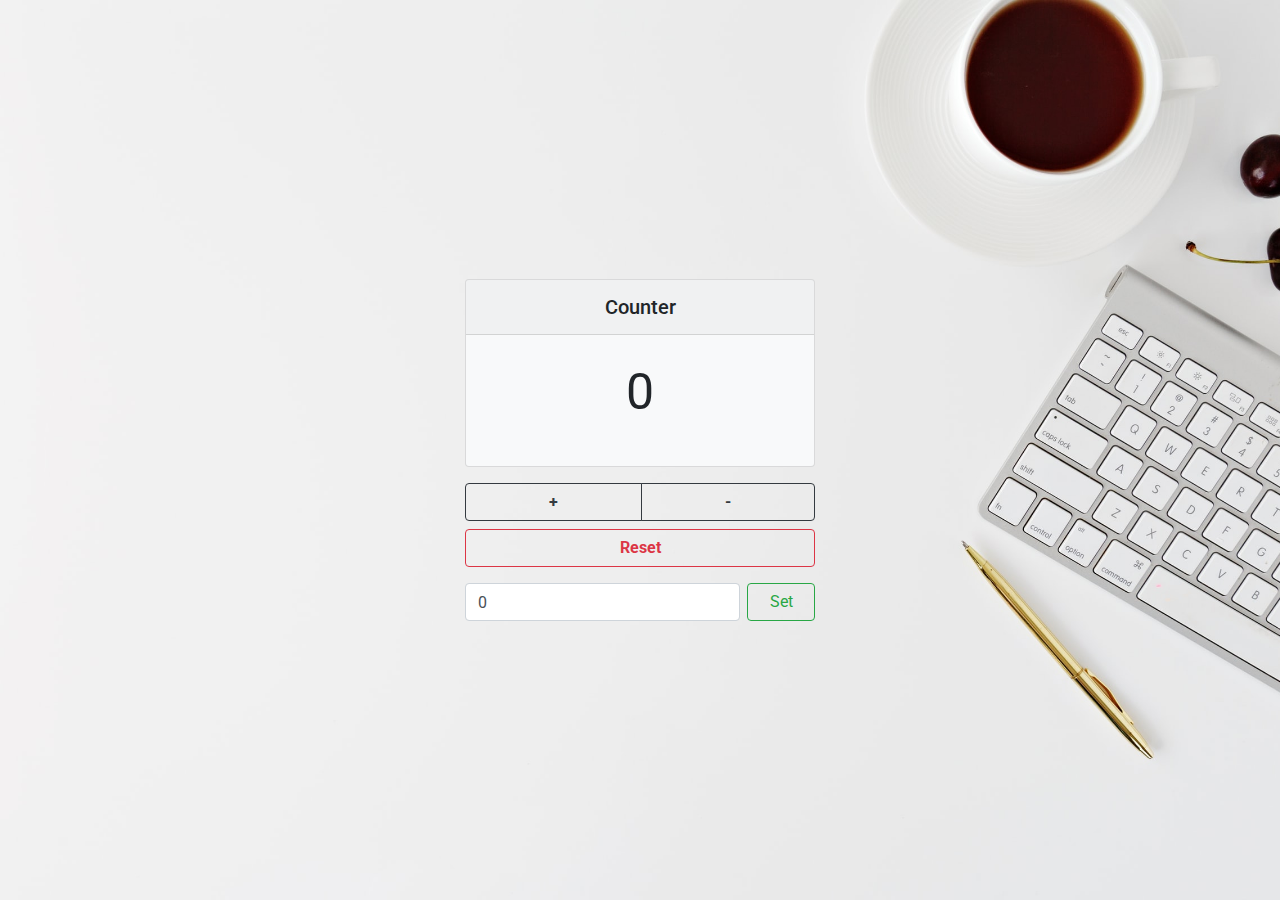
<file: Counter/index.html>
<!DOCTYPE html>
<html lang="en">
  <head>
    <meta charset="UTF-8" />
    <meta http-equiv="X-UA-Compatible" content="IE=edge" />
    <meta name="viewport" content="width=device-width, initial-scale=1.0" />
    <link
      rel="stylesheet"
      href="https://stackpath.bootstrapcdn.com/bootstrap/4.5.2/css/bootstrap.min.css"
    />
    <link rel="stylesheet" href="style.css" />
    <title>Counter</title>
  </head>

  <body>
    <div class="container h-100">
      <div class="row h-100 align-items-center">
        <div class="col-sm-4 mx-auto">
          <div class="card bg-light text-center">
            <div class="card-header">Counter</div>
            <div class="card-body">
              <p class="counts">0</p>
            </div>
          </div>

          <div class="btn-group btn-group-justified btn-block mt-3">
            <button class="btn btn-outline-dark font-weight-bold addBtn">
              +
            </button>
            <button class="btn btn-outline-dark font-weight-bold subtractBtn">
              -
            </button>
          </div>
          <button
            class="btn btn-outline-danger font-weight-bold btn-block resetBtn"
          >
            Reset
          </button>
          <form class="countedGroup mt-3">
            <input
              type="number"
              class="form-control counted"
              placeholder="Enter Your Counted Number Here"
              value="0"
            />

            <input type="button" class="btn btn-outline-success setBtn" value="Set"/>
          </form>

        </div>
      </div>
    </div>

    <script src="script.js"></script>
    <script src="https://stackpath.bootstrapcdn.com/bootstrap/4.5.2/js/bootstrap.min.js"></script>
    <script src="https://stackpath.bootstrapcdn.com/bootstrap/4.5.2/js/bootstrap.bundle.min.js"></script>
  </body>
</html>
</file>
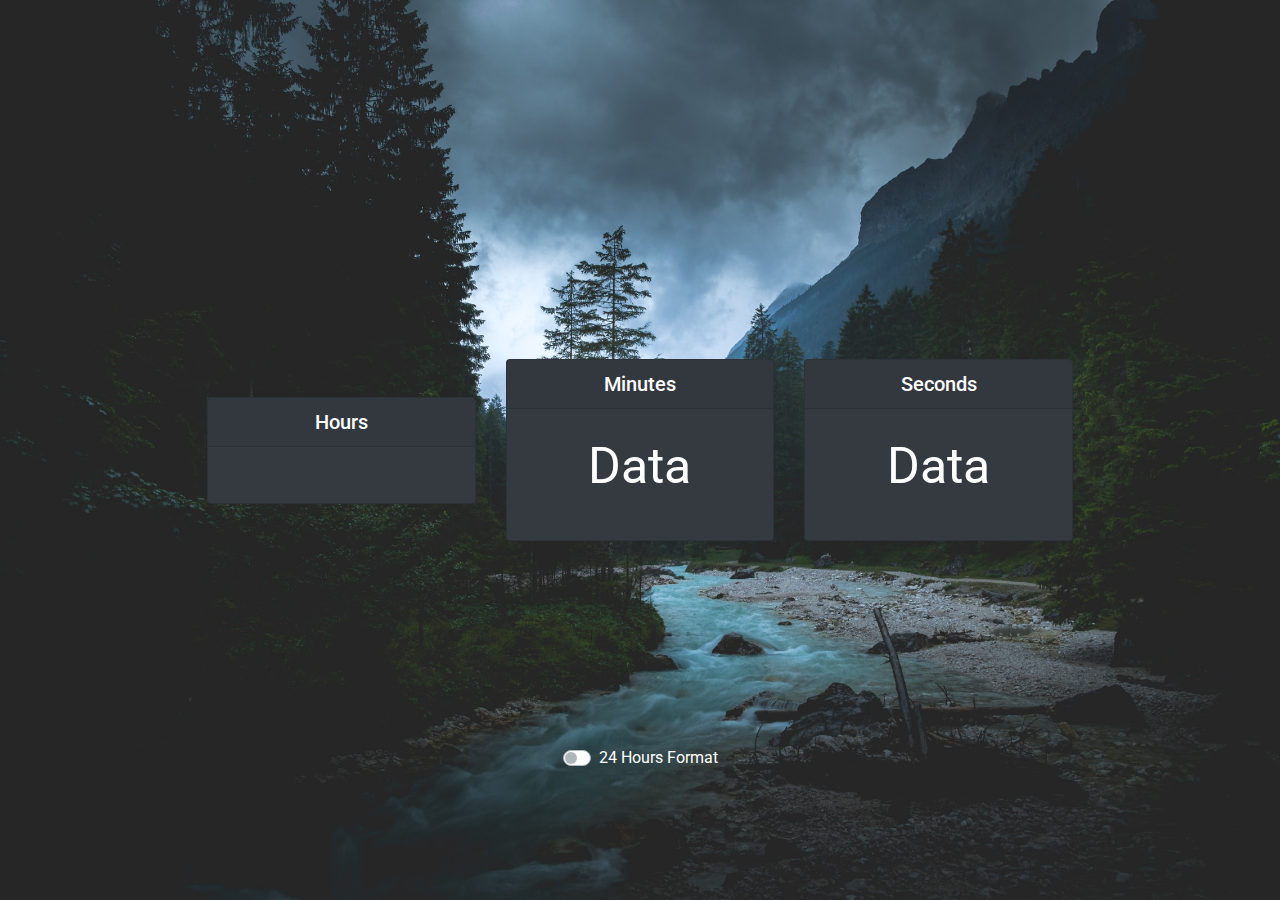
<file: Digital Clock/index.html>
<!DOCTYPE html>
<html lang="en">
  <head>
    <meta charset="UTF-8" />
    <meta http-equiv="X-UA-Compatible" content="IE=edge" />
    <meta name="viewport" content="width=device-width, initial-scale=1.0" />
    <link
      rel="stylesheet"
      href="https://stackpath.bootstrapcdn.com/bootstrap/4.5.2/css/bootstrap.min.css"
    />
    <link rel="stylesheet" href="style.css" />
    <title>Digital Clock</title>
  </head>

  <body>
    <div class="container h-100">
      <div class="row h-100 align-items-center">
        <div class="col-sm-4 mx-auto">
          <div class="card bg-dark text-white">
            <div class="card-header text-center h6">Hours</div>
            <div class="card-body data">
              <p class="hours text-center"></p>
            </div>
          </div>
        </div>
        <div class="col-sm-4 mx-auto">
          <div class="card bg-dark text-white">
            <div class="card-header text-center h6">Minutes</div>
            <div class="card-body data">
              <p class="minutes text-center">Data</p>
            </div>
          </div>
        </div>

        <div class="col-sm-4 mx-auto">
          <div class="card bg-dark text-white">
            <div class="card-header text-center h6">Seconds</div>
            <div class="card-body data">
              <p class="seconds text-center">Data</p>
            </div>
          </div>
        </div>
      </div>
    </div>

    <div class="container toggler text-center text-white">
      <div class="row h-100 align-items-center">
        <div class="col-sm-4 mx-auto">
          <div class="custom-control custom-switch">
            <input
              type="checkbox"
              class="custom-control-input"
              id="customSwitches"
            />
            <label class="custom-control-label" for="customSwitches"
              >24 Hours Format</label
            >
          </div>
        </div>
      </div>
    </div>

    <script src="script.js"></script>
    <script src="https://stackpath.bootstrapcdn.com/bootstrap/4.5.2/js/bootstrap.min.js"></script>
    <script src="https://stackpath.bootstrapcdn.com/bootstrap/4.5.2/js/bootstrap.bundle.min.js"></script>
  </body>
</html>
</file>
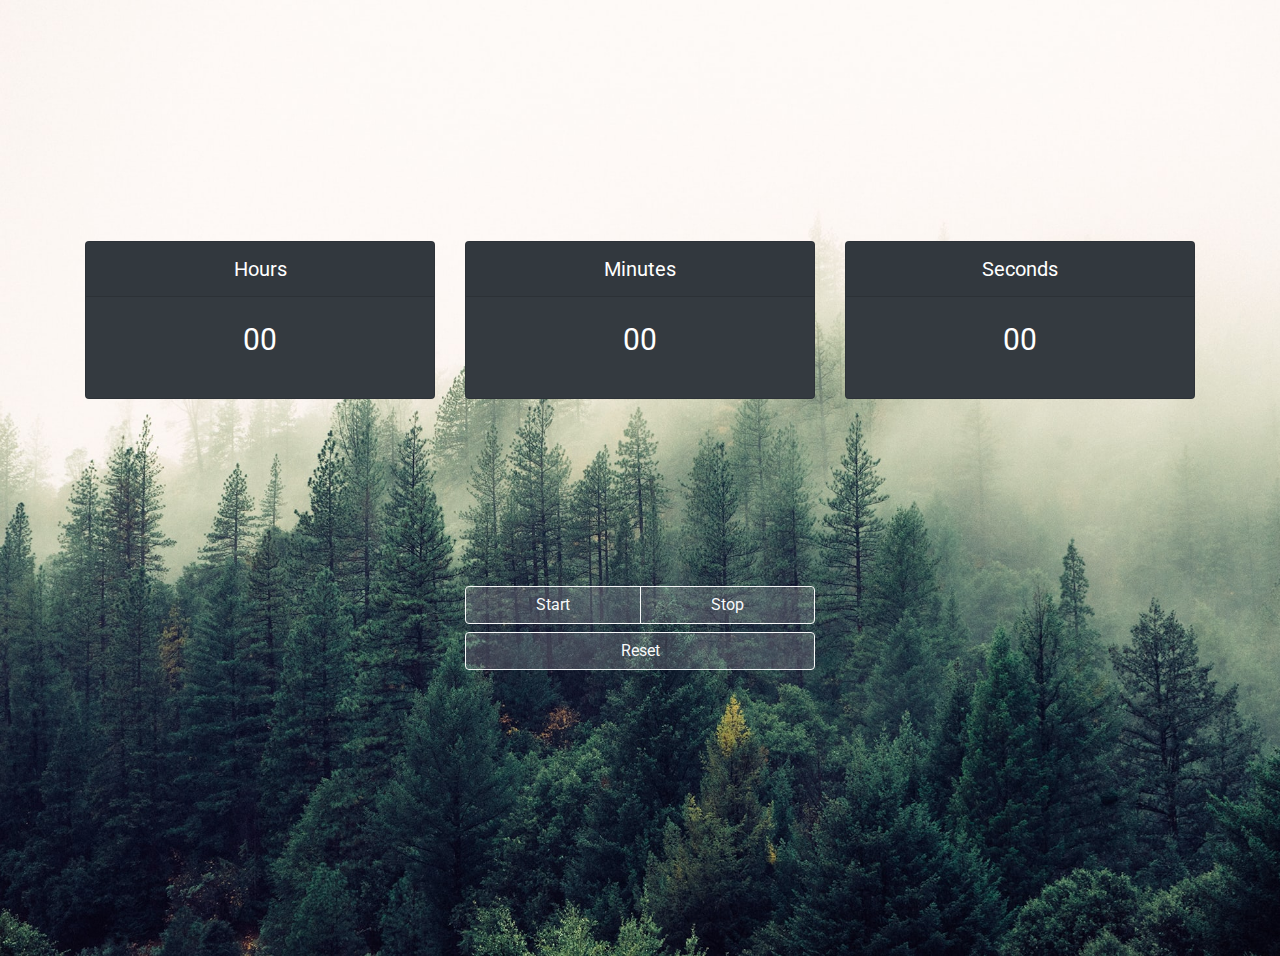
<file: Stop Watch/index.html>
<!DOCTYPE html>
<html lang="en">
  <head>
    <meta charset="UTF-8" />
    <meta http-equiv="X-UA-Compatible" content="IE=edge" />
    <meta name="viewport" content="width=device-width, initial-scale=1.0" />
    <link
      rel="stylesheet"
      href="https://stackpath.bootstrapcdn.com/bootstrap/4.5.2/css/bootstrap.min.css"
    />
    <link rel="stylesheet" href="style.css" />
    <title>Stopwatch</title>
  </head>

  <body>
    <div class="container h-100">
      <div class="row h-100 align-items-center">
        <div class="col-sm-4 mx-auto">
          <div class="card bg-dark text-white">
            <div class="card-header text-center">Hours</div>
            <div class="card-body text-center">
              <p class="hours">00</p>
            </div>
          </div>
        </div>
        <div class="col-sm-4 mx-auto">
          <div class="card bg-dark text-white">
            <div class="card-header text-center">Minutes</div>
            <div class="card-body text-center">
              <p class="minutes">00</p>
            </div>
          </div>
        </div>
        <div class="col-sm-4 mx-auto">
          <div class="card bg-dark text-white">
            <div class="card-header text-center">Seconds</div>
            <div class="card-body text-center">
              <p class="seconds">00</p>
            </div>
          </div>
        </div>
        <div class="col-sm-4 mx-auto btnCol">
          <div class="btn-group mx-auto btn-block">
            <div class="btn btn-outline-light startBtn">Start</div>
            <div class="btn btn-outline-light stopBtn">Stop</div>
          </div>
          <div class="btn btn-outline-light btn-block resetBtn">Reset</div>
        </div>
      </div>
    </div>

    <script src="script.js"></script>
    <script src="https://stackpath.bootstrapcdn.com/bootstrap/4.5.2/js/bootstrap.min.js"></script>
    <script src="https://stackpath.bootstrapcdn.com/bootstrap/4.5.2/js/bootstrap.bundle.min.js"></script>
  </body>
</html>
</file>
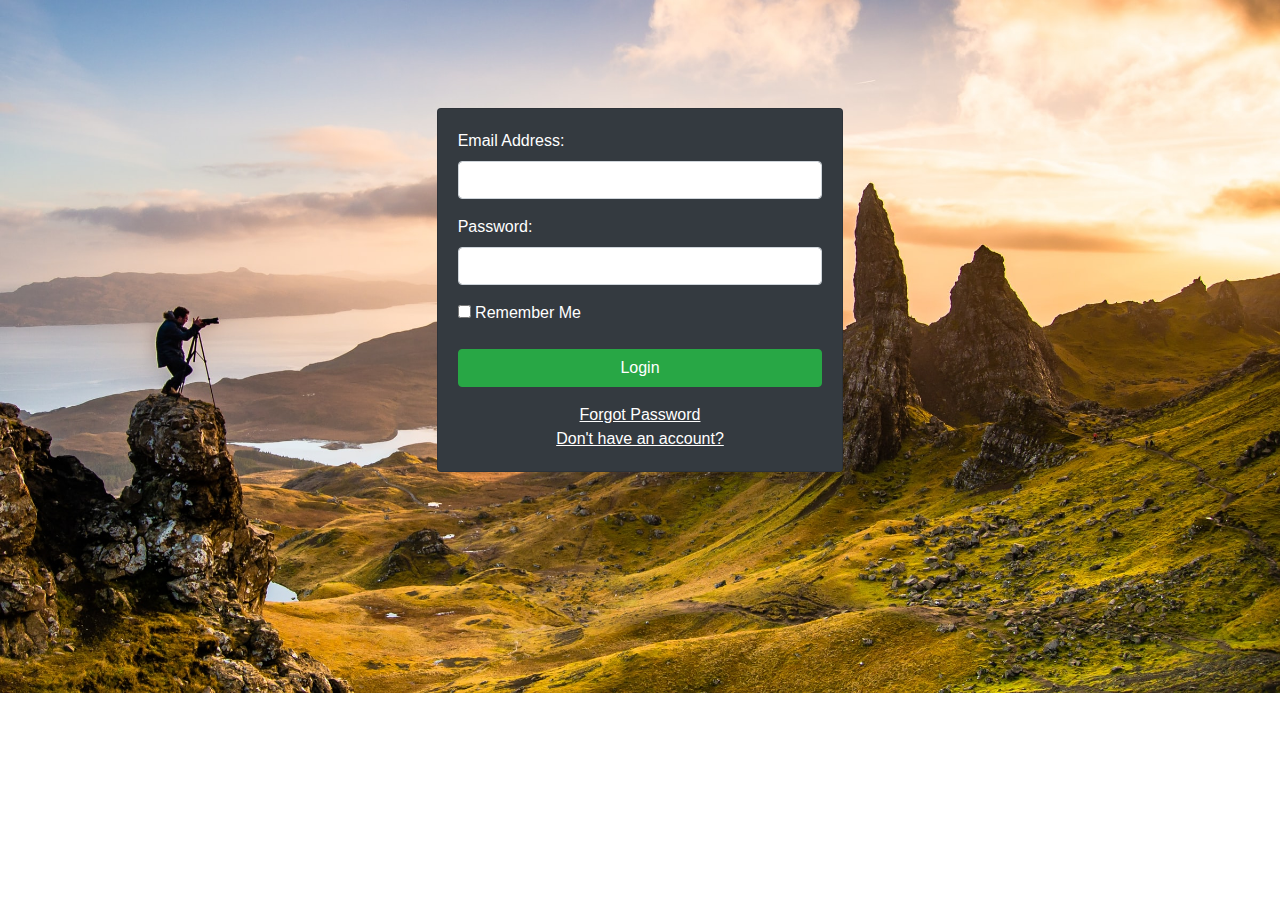
<file: Login Form/logInForm.html>
<!DOCTYPE html>
<html lang="en">
  <head>
    <meta charset="UTF-8" />
    <meta http-equiv="X-UA-Compatible" content="IE=edge" />
    <meta name="viewport" content="width=device-width, initial-scale=1.0" />
    <link rel="stylesheet" href="css/style.css" />
    <link
      rel="stylesheet"
      href="https://stackpath.bootstrapcdn.com/bootstrap/4.5.2/css/bootstrap.min.css"
    />
    <title>Login Form</title>
  </head>
  <body>
    <div class="row logInFormBody">
      <div class="col-sm-4 m-auto">
        <div class="card mt-5 bg-dark">
          <div class="card-body text-white">
            <form action="action.php" method="POST">
              <div class="form-group">
                <label for="email">Email Address:</label>
                <input
                  type="email"
                  name="email"
                  id="email"
                  class="form-control"
                />
              </div>

              <div class="form-group">
                <label for="password">Password:</label>
                <input
                  type="password"
                  name="password"
                  id="password"
                  class="form-control"
                />
              </div>

              <div class="checkbox">
                <label for="check"
                  ><input type="checkbox" name="check" id="check" /> Remember
                  Me</label
                >
              </div>

              <button type="submit" class="mt-3 btn btn-success btn-block">
                Login
              </button>
              <p class="text-center font-weight-normal mt-3 moreOptions">
                <u><a href="#" class="text-white">Forgot Password </a></u> <br>
                <u><a href="signUpForm.html" class="text-white">Don't have an account? </a></u>
              </p>
            </form>
          </div>
        </div>
      </div>
    </div>

    <script src="https://stackpath.bootstrapcdn.com/bootstrap/4.5.2/js/bootstrap.min.js"></script>
    <script src="https://stackpath.bootstrapcdn.com/bootstrap/4.5.2/js/bootstrap.bundle.min.js"></script>
  </body>
</html>
</file>
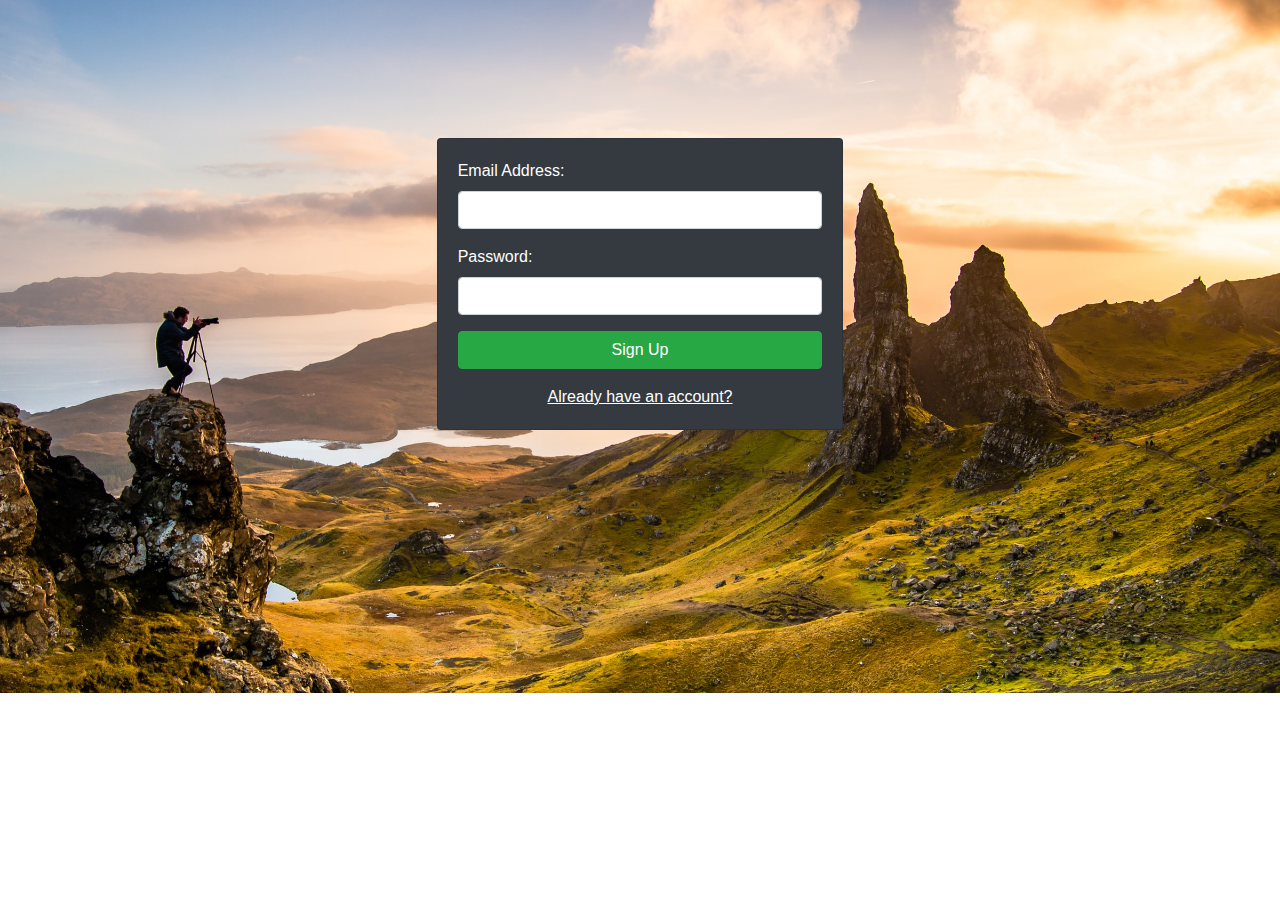
<file: Login Form/signUpForm.html>
<!DOCTYPE html>
<html lang="en">
  <head>
    <meta charset="UTF-8" />
    <meta http-equiv="X-UA-Compatible" content="IE=edge" />
    <meta name="viewport" content="width=device-width, initial-scale=1.0" />
    <link rel="stylesheet" href="css/style.css" />
    <link
      rel="stylesheet"
      href="https://stackpath.bootstrapcdn.com/bootstrap/4.5.2/css/bootstrap.min.css"
    />
    <title>Sign Up Form</title>
  </head>
  <body>
    <div class="row signUpFormBody">
      <div class="col-sm-4 m-auto">
        <div class="card mt-5 bg-dark">
          <div class="card-body text-white">
            <form action="action.php" method="POST">
              <div class="form-group">
                <label for="email">Email Address:</label>
                <input
                  type="email"
                  name="email"
                  id="email"
                  class="form-control"
                />
              </div>

              <div class="form-group">
                <label for="password">Password:</label>
                <input
                  type="password"
                  name="password"
                  id="password"
                  class="form-control"
                />
              </div>

              <button type="submit" class="mt-3 btn btn-success btn-block">
                Sign Up
              </button>
                <p class="mt-3 text-center moreOptions">
                <u><a href="logInForm.html" class="text-white">Already have an account? </a></u>
              </p>
            </form>
          </div>
        </div>
      </div>
    </div>

    <script src="https://stackpath.bootstrapcdn.com/bootstrap/4.5.2/js/bootstrap.min.js"></script>
    <script src="https://stackpath.bootstrapcdn.com/bootstrap/4.5.2/js/bootstrap.bundle.min.js"></script>
  </body>
</html>
</file>
<file: Counter/style.css>
@import url("https://fonts.googleapis.com/css2?family=Roboto:wght@400;500&display=swap");

body {
  background-image: url(image/back.jpg);
  background-repeat: no-repeat;
  background-size: cover;
  overflow: hidden;
  height: 100vh;
}

.card-header{
  font-family: 'Roboto';
  font-weight: 500;
  font-size: 20px;
}

.card-body{
  font-family: 'Roboto';
  font-size: 50px;
}

.countedGroup{
  display: flex;
  flex-direction: row;
}

.setBtn{
  width: 80px;
  margin-left:2%;
}
</file>
<file: Digital Clock/style.css>
@import url("https://fonts.googleapis.com/css2?family=Roboto:wght@400;500&display=swap");

body {
  background-image: url(image/back.jpg);
  background-repeat: no-repeat;
  background-size: cover;
  /* overflow: hidden; */
  height: 100vh;
}

.card-header {
  font-family: "roboto";
  font-size: 20px;
  font-weight: 500;
}

.data {
  font-size: 50px;
}

.container {
  width: 70% !important;
}

.toggler{
  margin-top: -12%;
}
.switch {
  position: absolute;
  margin-top: 10%;
}
</file>
<file: Stop Watch/style.css>
@import url("https://fonts.googleapis.com/css2?family=Roboto:wght@400;500&display=swap");

body {
  background-image: url(image/back.jpg);
  background-repeat: no-repeat;
  background-size: cover;
  background-position-y: 90%;
  overflow: hidden;
  height: 100vh;
}

.row{
  margin-top: 5%;
}

.card-header{
  font-family: 'Roboto';
  font-size: 20px;
}
.card-body{
  font-size: 30px;
}
.btnCol{
  margin-top: -25%;
}
.startBtn,
.stopBtn,
.resetBtn {
  background-color: rgba(209, 207, 207, 0.219);
  font-weight: 400;
}

.startBtn,
.stopBtn{
  width: 50%;
}
</file>
<file: Login Form/css/style.css>
body {
  background-image: url(../image/back.jpg);
  background-repeat: no-repeat;
  background-size: 100%;
  overflow: hidden;
}

.logInFormBody {
  padding-top: 60px !important;
}

.signUpFormBody {
  padding-top: 90px !important;
}

.moreOptions {
  margin-bottom: auto;
}
</file>
